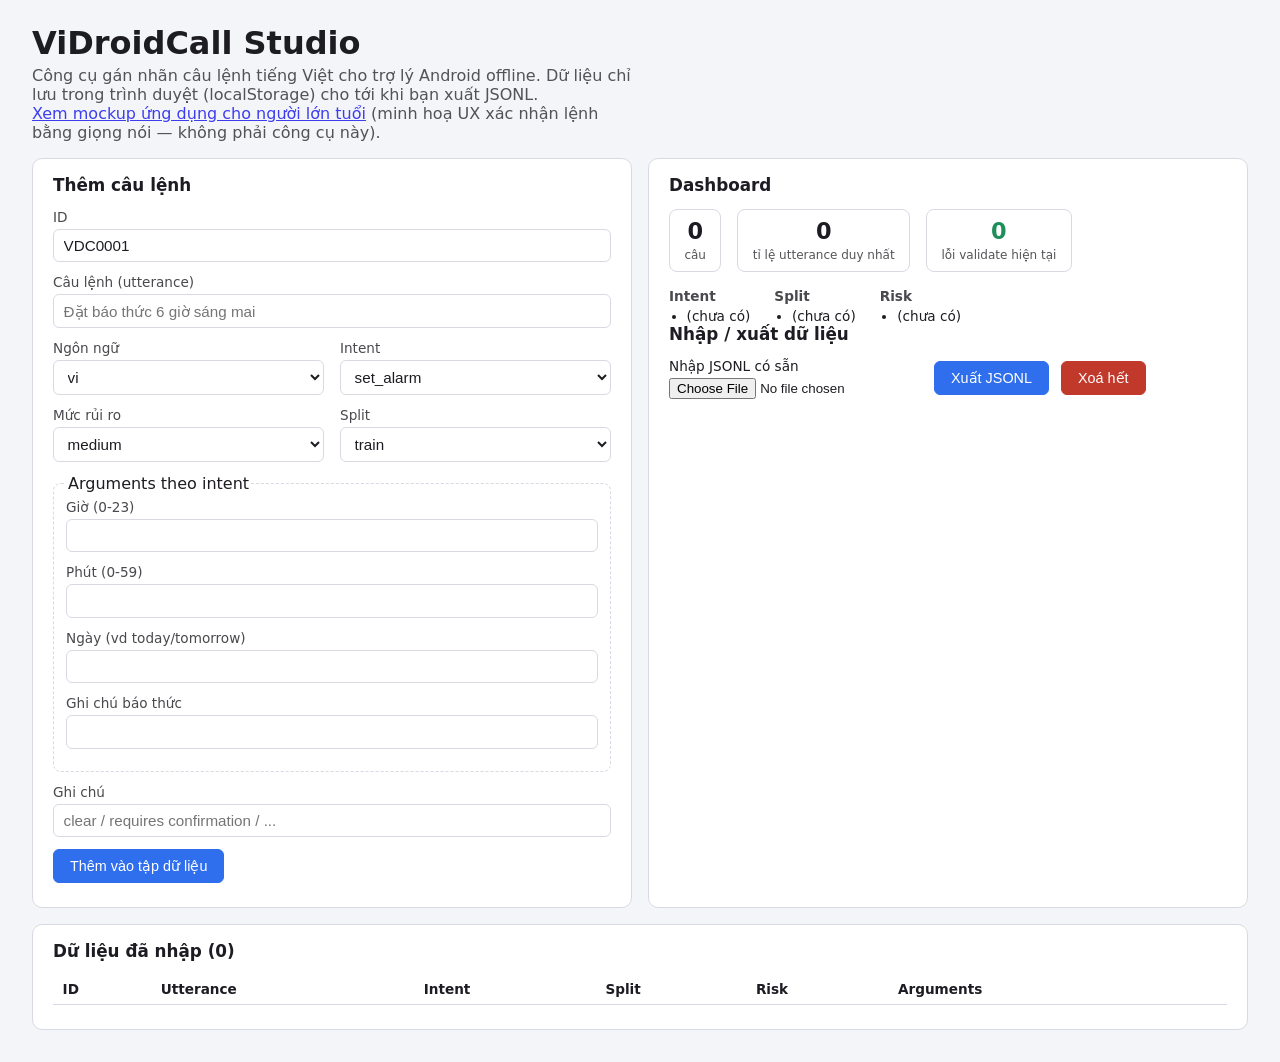
<file: demo/index.html>
<!doctype html>
<html lang="vi">
<head>
<meta charset="utf-8">
<meta name="viewport" content="width=device-width, initial-scale=1">
<title>ViDroidCall Studio — gán nhãn dữ liệu</title>
<link rel="stylesheet" href="style.css">
</head>
<body>
<header>
  <h1>ViDroidCall Studio</h1>
  <p>Công cụ gán nhãn câu lệnh tiếng Việt cho trợ lý Android offline. Dữ liệu
  chỉ lưu trong trình duyệt (localStorage) cho tới khi bạn xuất JSONL.</p>
  <p><a href="mockup_nguoi_lon_tuoi.html">Xem mockup ứng dụng cho người lớn
  tuổi</a> (minh hoạ UX xác nhận lệnh bằng giọng nói — không phải công cụ này).</p>
</header>

<main>
  <section class="panel" id="form-panel">
    <h2>Thêm câu lệnh</h2>
    <form id="item-form">
      <div class="field">
        <label for="f-id">ID</label>
        <input id="f-id" name="id" required>
      </div>
      <div class="field">
        <label for="f-utterance">Câu lệnh (utterance)</label>
        <input id="f-utterance" name="utterance" required placeholder="Đặt báo thức 6 giờ sáng mai">
      </div>
      <div class="field-row">
        <div class="field">
          <label for="f-language">Ngôn ngữ</label>
          <select id="f-language" name="language">
            <option value="vi">vi</option>
            <option value="vi-en">vi-en</option>
          </select>
        </div>
        <div class="field">
          <label for="f-intent">Intent</label>
          <select id="f-intent" name="intent" required></select>
        </div>
      </div>
      <div class="field-row">
        <div class="field">
          <label for="f-risk">Mức rủi ro</label>
          <select id="f-risk" name="risk_level">
            <option value="low">low</option>
            <option value="medium" selected>medium</option>
            <option value="high">high</option>
          </select>
        </div>
        <div class="field">
          <label for="f-split">Split</label>
          <select id="f-split" name="split">
            <option value="train">train</option>
            <option value="validation">validation</option>
            <option value="test">test</option>
            <option value="test_ood">test_ood</option>
            <option value="test_ambiguous">test_ambiguous</option>
          </select>
        </div>
      </div>

      <fieldset id="arg-fields">
        <legend>Arguments theo intent</legend>
      </fieldset>

      <div class="field">
        <label for="f-notes">Ghi chú</label>
        <input id="f-notes" name="notes" placeholder="clear / requires confirmation / ...">
      </div>

      <div id="form-errors" class="errors" role="alert"></div>
      <button type="submit">Thêm vào tập dữ liệu</button>
    </form>
  </section>

  <section class="panel" id="dashboard-panel">
    <h2>Dashboard</h2>
    <div id="dashboard"></div>

    <h2>Nhập / xuất dữ liệu</h2>
    <div class="io-row">
      <label class="file-label">
        Nhập JSONL có sẵn
        <input type="file" id="import-input" accept=".jsonl,.txt">
      </label>
      <button id="export-btn" type="button">Xuất JSONL</button>
      <button id="reset-btn" type="button" class="danger">Xoá hết</button>
    </div>
    <div id="import-status" class="hint"></div>
  </section>

  <section class="panel" id="table-panel">
    <h2>Dữ liệu đã nhập (<span id="item-count">0</span>)</h2>
    <div class="table-wrap">
      <table id="item-table">
        <thead>
          <tr>
            <th>ID</th><th>Utterance</th><th>Intent</th><th>Split</th>
            <th>Risk</th><th>Arguments</th><th></th>
          </tr>
        </thead>
        <tbody></tbody>
      </table>
    </div>
  </section>
</main>

<script type="module" src="app.js"></script>
</body>
</html>
</file>
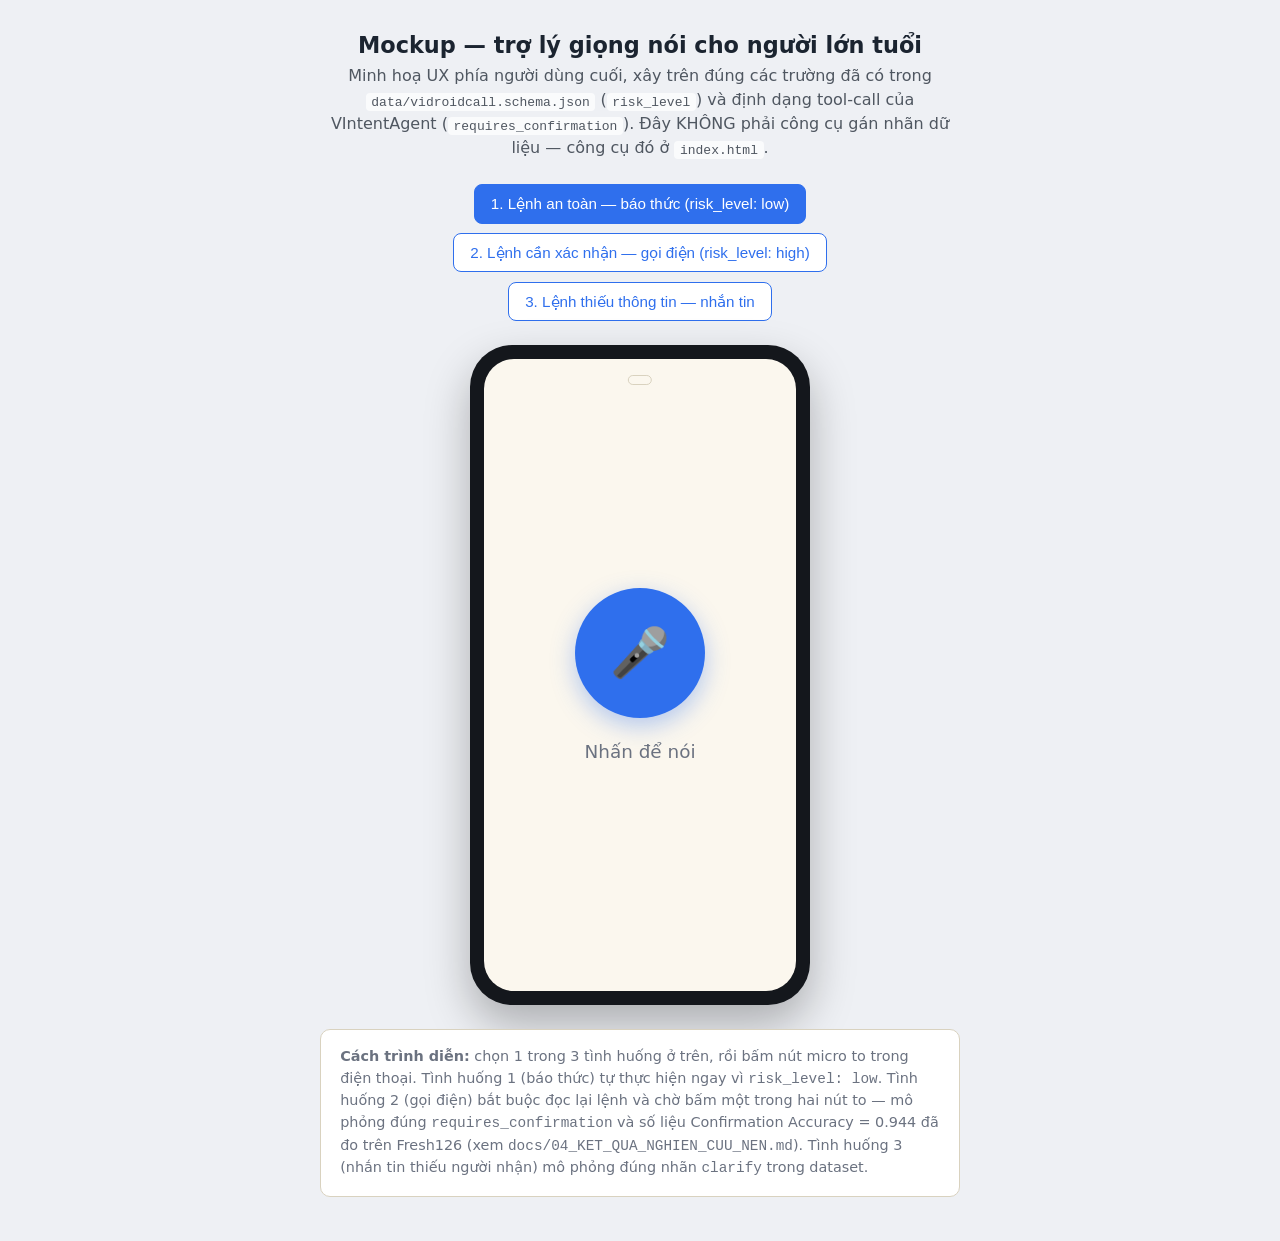
<file: demo/mockup_nguoi_lon_tuoi.html>
<!doctype html>
<html lang="vi">
<head>
<meta charset="utf-8">
<meta name="viewport" content="width=device-width, initial-scale=1">
<title>Mockup — Trợ lý giọng nói cho người lớn tuổi</title>
<style>
  :root {
    --ink: #1b2430;
    --paper: #fbf7ee;
    --accent: #2f6fed;
    --good: #1e8e5a;
    --good-bg: #e4f6ec;
    --bad: #b5452f;
    --bad-bg: #fbe9e4;
    --muted: #6b7280;
    --border: #d9d2bf;
  }
  * { box-sizing: border-box; }
  body {
    margin: 0;
    min-height: 100vh;
    display: flex;
    flex-direction: column;
    align-items: center;
    gap: 1.5rem;
    padding: 2rem 1rem 3rem;
    background: #eef0f4;
    font-family: system-ui, "Segoe UI", sans-serif;
    color: var(--ink);
  }
  .intro { max-width: 640px; text-align: center; }
  .intro h1 { margin: 0 0 0.4rem; font-size: 1.4rem; }
  .intro p { margin: 0; opacity: 0.75; line-height: 1.5; }
  .intro code { background: #fff; padding: 0.1rem 0.35rem; border-radius: 4px; }

  .controls {
    display: flex;
    flex-wrap: wrap;
    gap: 0.6rem;
    justify-content: center;
    max-width: 640px;
  }
  .controls button {
    padding: 0.6rem 1rem;
    border-radius: 8px;
    border: 1px solid var(--accent);
    background: #fff;
    color: var(--accent);
    font-size: 0.95rem;
    cursor: pointer;
  }
  .controls button.active { background: var(--accent); color: #fff; }

  .phone {
    width: 340px;
    height: 660px;
    background: #14171c;
    border-radius: 42px;
    padding: 14px;
    box-shadow: 0 20px 45px rgba(0,0,0,0.28);
  }
  .screen {
    width: 100%;
    height: 100%;
    background: var(--paper);
    border-radius: 30px;
    display: flex;
    flex-direction: column;
    align-items: center;
    justify-content: center;
    padding: 2rem 1.6rem;
    text-align: center;
    position: relative;
    overflow: hidden;
  }

  .state { display: none; flex-direction: column; align-items: center; gap: 1.4rem; width: 100%; }
  .state.visible { display: flex; }

  .mic-btn {
    width: 130px;
    height: 130px;
    border-radius: 50%;
    border: none;
    background: var(--accent);
    color: #fff;
    font-size: 3rem;
    cursor: pointer;
    box-shadow: 0 8px 24px rgba(47,111,237,0.35);
  }
  .mic-btn:active { transform: scale(0.97); }
  .hint { font-size: 1.15rem; color: var(--muted); }

  .listening-dot {
    width: 90px; height: 90px; border-radius: 50%;
    background: var(--accent);
    display: flex; align-items: center; justify-content: center;
    font-size: 2.4rem; color: #fff;
    animation: pulse 1s infinite ease-in-out;
  }
  @keyframes pulse {
    0%, 100% { transform: scale(1); opacity: 1; }
    50% { transform: scale(1.15); opacity: 0.75; }
  }

  .understood {
    font-size: 1.55rem;
    line-height: 1.4;
    font-weight: 600;
  }
  .understood .who { color: var(--accent); }

  .btn-row { display: flex; flex-direction: column; gap: 0.9rem; width: 100%; }
  .big-btn {
    width: 100%;
    padding: 1.1rem 1rem;
    font-size: 1.35rem;
    font-weight: 600;
    border-radius: 16px;
    border: none;
    cursor: pointer;
  }
  .big-btn.confirm { background: var(--good-bg); color: var(--good); border: 2px solid var(--good); }
  .big-btn.cancel { background: var(--bad-bg); color: var(--bad); border: 2px solid var(--bad); }
  .big-btn.retry { background: var(--accent); color: #fff; }

  .badge {
    font-size: 3.4rem;
  }
  .result-text { font-size: 1.4rem; font-weight: 600; }
  .risk-tag {
    font-size: 0.85rem;
    padding: 0.25rem 0.7rem;
    border-radius: 999px;
    border: 1px solid var(--border);
    color: var(--muted);
    position: absolute;
    top: 1rem;
    left: 50%;
    transform: translateX(-50%);
  }

  .note {
    max-width: 640px;
    background: #fff;
    border: 1px solid var(--border);
    border-radius: 10px;
    padding: 1rem 1.2rem;
    font-size: 0.9rem;
    color: var(--muted);
    line-height: 1.5;
  }
</style>
</head>
<body>

<div class="intro">
  <h1>Mockup — trợ lý giọng nói cho người lớn tuổi</h1>
  <p>
    Minh hoạ UX phía người dùng cuối, xây trên đúng các trường đã có trong
    <code>data/vidroidcall.schema.json</code> (<code>risk_level</code>) và
    định dạng tool-call của VIntentAgent (<code>requires_confirmation</code>).
    Đây KHÔNG phải công cụ gán nhãn dữ liệu — công cụ đó ở <code>index.html</code>.
  </p>
</div>

<div class="controls" id="scenario-buttons">
  <button data-scenario="lowrisk">1. Lệnh an toàn — báo thức (risk_level: low)</button>
  <button data-scenario="highrisk">2. Lệnh cần xác nhận — gọi điện (risk_level: high)</button>
  <button data-scenario="clarify">3. Lệnh thiếu thông tin — nhắn tin</button>
</div>

<div class="phone">
  <div class="screen">
    <span class="risk-tag" id="risk-tag"></span>

    <div class="state visible" id="state-home">
      <button class="mic-btn" id="mic-btn">🎤</button>
      <div class="hint">Nhấn để nói</div>
    </div>

    <div class="state" id="state-listening">
      <div class="listening-dot">🎤</div>
      <div class="hint" id="listening-text">Đang nghe...</div>
    </div>

    <div class="state" id="state-auto">
      <div class="badge">✅</div>
      <div class="result-text" id="auto-text"></div>
      <div class="hint">Không cần xác nhận — lệnh an toàn, thực hiện ngay</div>
    </div>

    <div class="state" id="state-confirm">
      <div class="understood" id="confirm-text"></div>
      <div class="btn-row">
        <button class="big-btn confirm" id="confirm-yes">✅ Đúng, làm luôn</button>
        <button class="big-btn cancel" id="confirm-no">❌ Không phải</button>
      </div>
    </div>

    <div class="state" id="state-executing">
      <div class="listening-dot">⏳</div>
      <div class="hint" id="executing-text"></div>
    </div>

    <div class="state" id="state-done">
      <div class="badge">✅</div>
      <div class="result-text" id="done-text"></div>
      <button class="big-btn retry" id="done-home">Về màn hình chính</button>
    </div>

    <div class="state" id="state-cancelled">
      <div class="badge">↩️</div>
      <div class="result-text">Đã huỷ, không có gì được gửi</div>
      <button class="big-btn retry" id="cancel-home">Về màn hình chính</button>
    </div>

    <div class="state" id="state-clarify">
      <div class="understood" id="clarify-text"></div>
      <button class="big-btn retry" id="clarify-retry">🎤 Nói lại</button>
    </div>
  </div>
</div>

<div class="note">
  <strong>Cách trình diễn:</strong> chọn 1 trong 3 tình huống ở trên, rồi bấm
  nút micro to trong điện thoại. Tình huống 1 (báo thức) tự thực hiện ngay vì
  <code>risk_level: low</code>. Tình huống 2 (gọi điện) bắt buộc đọc lại lệnh
  và chờ bấm một trong hai nút to — mô phỏng đúng <code>requires_confirmation</code>
  và số liệu Confirmation Accuracy = 0.944 đã đo trên Fresh126
  (xem <code>docs/04_KET_QUA_NGHIEN_CUU_NEN.md</code>). Tình huống 3 (nhắn tin
  thiếu người nhận) mô phỏng đúng nhãn <code>clarify</code> trong dataset.
</div>

<script>
const scenarios = {
  lowrisk: {
    listeningText: "Đang nghe: “Đặt báo thức 6 giờ sáng mai”...",
    risk: "risk_level: low",
    flow: "auto",
    autoText: "Đã đặt báo thức 6:00 sáng mai",
  },
  highrisk: {
    listeningText: "Đang nghe: “Gọi cho con trai”...",
    risk: "risk_level: high — cần xác nhận",
    flow: "confirm",
    confirmText: 'Bác muốn gọi cho <span class="who">Con trai</span>, đúng không ạ?',
    executingText: "Đang gọi Con trai...",
    doneText: "Đã gọi xong",
  },
  clarify: {
    listeningText: "Đang nghe: “Nhắn tin cho Nam”...",
    risk: "intent: clarify — thiếu nội dung tin nhắn",
    flow: "clarify",
    clarifyText: 'Bác muốn nhắn <span class="who">nội dung gì</span> cho Nam ạ?',
  },
};

let current = "lowrisk";
const states = [...document.querySelectorAll(".state")];
const riskTag = document.getElementById("risk-tag");

function show(id) {
  states.forEach((el) => el.classList.toggle("visible", el.id === id));
}

function setScenario(name) {
  current = name;
  document.querySelectorAll("#scenario-buttons button").forEach((b) => {
    b.classList.toggle("active", b.dataset.scenario === name);
  });
  riskTag.textContent = "";
  show("state-home");
}

function runScenario() {
  const s = scenarios[current];
  riskTag.textContent = s.risk;
  document.getElementById("listening-text").textContent = s.listeningText;
  show("state-listening");

  setTimeout(() => {
    if (s.flow === "auto") {
      document.getElementById("auto-text").textContent = s.autoText;
      show("state-auto");
      setTimeout(() => show("state-home"), 1800);
    } else if (s.flow === "confirm") {
      document.getElementById("confirm-text").innerHTML = s.confirmText;
      show("state-confirm");
    } else if (s.flow === "clarify") {
      document.getElementById("clarify-text").innerHTML = s.clarifyText;
      show("state-clarify");
    }
  }, 1100);
}

document.getElementById("mic-btn").addEventListener("click", runScenario);

document.getElementById("confirm-yes").addEventListener("click", () => {
  const s = scenarios[current];
  document.getElementById("executing-text").textContent = s.executingText;
  show("state-executing");
  setTimeout(() => {
    document.getElementById("done-text").textContent = s.doneText;
    show("state-done");
  }, 1100);
});

document.getElementById("confirm-no").addEventListener("click", () => show("state-cancelled"));
document.getElementById("done-home").addEventListener("click", () => show("state-home"));
document.getElementById("cancel-home").addEventListener("click", () => show("state-home"));
document.getElementById("clarify-retry").addEventListener("click", runScenario);

document.querySelectorAll("#scenario-buttons button").forEach((b) => {
  b.addEventListener("click", () => setScenario(b.dataset.scenario));
});

setScenario("lowrisk");
</script>
</body>
</html>
</file>
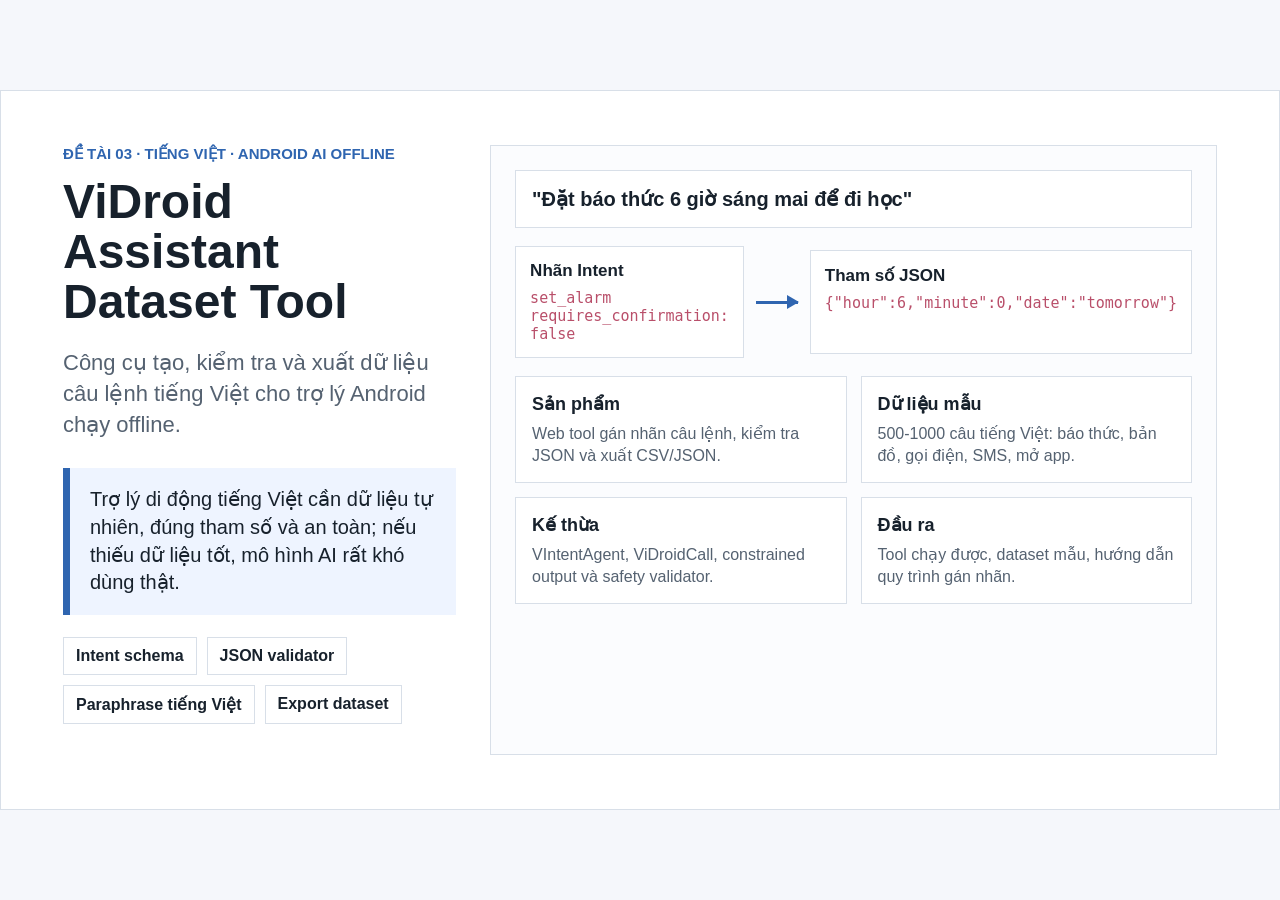
<file: docs/slide.html>
<!doctype html>
<html lang="vi">
<head>
  <meta charset="utf-8" />
  <meta name="viewport" content="width=device-width, initial-scale=1" />
  <title>ViDroid Assistant Dataset Tool - Slide đề tài</title>
  <style>
    :root {
      --ink: #17212c;
      --muted: #556271;
      --line: #d8dfe8;
      --bg: #f5f7fb;
      --panel: #ffffff;
      --accent: #2f65b0;
      --accent-2: #b94f6a;
      --soft: #eef4ff;
    }
    * { box-sizing: border-box; }
    body {
      margin: 0;
      min-height: 100vh;
      display: grid;
      place-items: center;
      background: var(--bg);
      color: var(--ink);
      font-family: "Segoe UI", Arial, sans-serif;
    }
    .slide {
      width: min(1280px, 100vw);
      aspect-ratio: 16 / 9;
      background: var(--panel);
      display: grid;
      grid-template-columns: 1fr 1fr;
      gap: 34px;
      padding: 54px 62px;
      border: 1px solid var(--line);
    }
    .eyebrow {
      color: var(--accent);
      font-size: 15px;
      font-weight: 800;
      text-transform: uppercase;
      margin-bottom: 14px;
    }
    h1 {
      margin: 0;
      font-size: 48px;
      line-height: 1.04;
      letter-spacing: 0;
    }
    .subtitle {
      margin: 20px 0 28px;
      font-size: 22px;
      line-height: 1.42;
      color: var(--muted);
    }
    .problem {
      border-left: 7px solid var(--accent);
      background: var(--soft);
      padding: 18px 20px;
      font-size: 20px;
      line-height: 1.38;
      margin-bottom: 22px;
    }
    .chips {
      display: flex;
      flex-wrap: wrap;
      gap: 10px;
    }
    .chip {
      border: 1px solid var(--line);
      padding: 9px 12px;
      font-size: 16px;
      font-weight: 700;
      background: #fff;
    }
    .tool {
      border: 1px solid var(--line);
      background: #fbfcfe;
      padding: 24px;
      min-height: 370px;
    }
    .input {
      background: white;
      border: 1px solid var(--line);
      padding: 16px;
      font-size: 20px;
      font-weight: 700;
      margin-bottom: 16px;
    }
    .flow {
      display: grid;
      grid-template-columns: 1fr 42px 1fr;
      align-items: center;
      gap: 12px;
      margin: 18px 0;
    }
    .box {
      min-height: 104px;
      border: 1px solid var(--line);
      background: white;
      padding: 14px;
    }
    .box b { display: block; margin-bottom: 8px; font-size: 17px; }
    .box code {
      color: var(--accent-2);
      font-size: 15px;
      white-space: pre-wrap;
    }
    .arrow {
      height: 3px;
      background: var(--accent);
      position: relative;
    }
    .arrow::after {
      content: "";
      position: absolute;
      right: -1px;
      top: -6px;
      border-left: 12px solid var(--accent);
      border-top: 7px solid transparent;
      border-bottom: 7px solid transparent;
    }
    .grid {
      display: grid;
      grid-template-columns: repeat(2, 1fr);
      gap: 14px;
      margin-top: 18px;
    }
    .card {
      border: 1px solid var(--line);
      padding: 16px;
      min-height: 104px;
      background: #fff;
    }
    .card b { display: block; margin-bottom: 8px; font-size: 18px; }
    .card span { color: var(--muted); font-size: 16px; line-height: 1.35; }
    @media print {
      body { background: white; }
      .slide { border: 0; width: 100vw; }
    }
  </style>
</head>
<body>
  <main class="slide">
    <section>
      <div class="eyebrow">Đề tài 03 · Tiếng Việt · Android AI offline</div>
      <h1>ViDroid Assistant Dataset Tool</h1>
      <p class="subtitle">Công cụ tạo, kiểm tra và xuất dữ liệu câu lệnh tiếng Việt cho trợ lý Android chạy offline.</p>
      <div class="problem">
        Trợ lý di động tiếng Việt cần dữ liệu tự nhiên, đúng tham số và an toàn; nếu thiếu dữ liệu tốt, mô hình AI rất khó dùng thật.
      </div>
      <div class="chips">
        <span class="chip">Intent schema</span>
        <span class="chip">JSON validator</span>
        <span class="chip">Paraphrase tiếng Việt</span>
        <span class="chip">Export dataset</span>
      </div>
    </section>
    <section class="tool">
      <div class="input">"Đặt báo thức 6 giờ sáng mai để đi học"</div>
      <div class="flow">
        <div class="box"><b>Nhãn Intent</b><code>set_alarm</code><br><code>requires_confirmation: false</code></div>
        <div class="arrow"></div>
        <div class="box"><b>Tham số JSON</b><code>{"hour":6,"minute":0,"date":"tomorrow"}</code></div>
      </div>
      <div class="grid">
        <div class="card"><b>Sản phẩm</b><span>Web tool gán nhãn câu lệnh, kiểm tra JSON và xuất CSV/JSON.</span></div>
        <div class="card"><b>Dữ liệu mẫu</b><span>500-1000 câu tiếng Việt: báo thức, bản đồ, gọi điện, SMS, mở app.</span></div>
        <div class="card"><b>Kế thừa</b><span>VIntentAgent, ViDroidCall, constrained output và safety validator.</span></div>
        <div class="card"><b>Đầu ra</b><span>Tool chạy được, dataset mẫu, hướng dẫn quy trình gán nhãn.</span></div>
      </div>
    </section>
  </main>
</body>
</html>
</file>
<file: demo/style.css>
:root {
  color-scheme: light dark;
  --border: #d9d9e3;
  --bg-panel: #ffffff;
  --bg-page: #f4f5f8;
  --text: #1c1c22;
  --accent: #2f6fed;
  --bad: #c0392b;
  --good: #1e8e5a;
}

@media (prefers-color-scheme: dark) {
  :root {
    --border: #3a3a44;
    --bg-panel: #1c1c22;
    --bg-page: #121216;
    --text: #eceef2;
  }
}

* { box-sizing: border-box; }

body {
  margin: 0;
  font-family: system-ui, "Segoe UI", sans-serif;
  background: var(--bg-page);
  color: var(--text);
}

header {
  padding: 1.5rem 2rem 1rem;
}

header h1 { margin: 0 0 0.25rem; }
header p { margin: 0; opacity: 0.75; max-width: 60ch; }

main {
  display: grid;
  grid-template-columns: minmax(280px, 1fr) minmax(280px, 1fr);
  gap: 1rem;
  padding: 0 2rem 2rem;
}

#table-panel { grid-column: 1 / -1; }

.panel {
  background: var(--bg-panel);
  border: 1px solid var(--border);
  border-radius: 10px;
  padding: 1rem 1.25rem 1.5rem;
}

.panel h2 { margin-top: 0; font-size: 1.05rem; }

.field { margin-bottom: 0.75rem; display: flex; flex-direction: column; gap: 0.25rem; }
.field label { font-size: 0.85rem; opacity: 0.8; }
.field input, .field select {
  padding: 0.45rem 0.6rem;
  border-radius: 6px;
  border: 1px solid var(--border);
  background: transparent;
  color: inherit;
  font-size: 0.95rem;
}

.field-row { display: flex; gap: 1rem; }
.field-row .field { flex: 1; }

fieldset {
  border: 1px dashed var(--border);
  border-radius: 8px;
  margin: 0 0 0.75rem;
}

button {
  padding: 0.5rem 1rem;
  border-radius: 6px;
  border: 1px solid var(--accent);
  background: var(--accent);
  color: #fff;
  cursor: pointer;
  font-size: 0.9rem;
}

button.danger { background: var(--bad); border-color: var(--bad); }

.errors { color: var(--bad); font-size: 0.85rem; margin-bottom: 0.5rem; }
.errors ul { margin: 0; padding-left: 1.1rem; }

.io-row { display: flex; flex-wrap: wrap; gap: 0.75rem; align-items: center; margin-top: 0.5rem; }
.file-label { font-size: 0.85rem; display: flex; flex-direction: column; gap: 0.25rem; }
.hint { font-size: 0.8rem; opacity: 0.75; margin-top: 0.5rem; }

.stat-grid { display: flex; gap: 1rem; margin-bottom: 1rem; }
.stat {
  border: 1px solid var(--border);
  border-radius: 8px;
  padding: 0.5rem 0.9rem;
  text-align: center;
}
.stat strong { display: block; font-size: 1.4rem; }
.stat span { font-size: 0.75rem; opacity: 0.75; }
.stat-bad strong { color: var(--bad); }
.stat-good strong { color: var(--good); }

.stat-columns { display: flex; gap: 1.5rem; flex-wrap: wrap; }
.stat-columns ul { margin: 0.25rem 0 0; padding-left: 1.1rem; font-size: 0.85rem; }
.stat-columns h3 { margin: 0; font-size: 0.85rem; opacity: 0.8; }

.table-wrap { overflow-x: auto; }
table { width: 100%; border-collapse: collapse; font-size: 0.85rem; }
th, td { text-align: left; padding: 0.4rem 0.6rem; border-bottom: 1px solid var(--border); }
code { font-size: 0.8rem; }

@media (max-width: 760px) {
  main { grid-template-columns: 1fr; }
}
</file>
